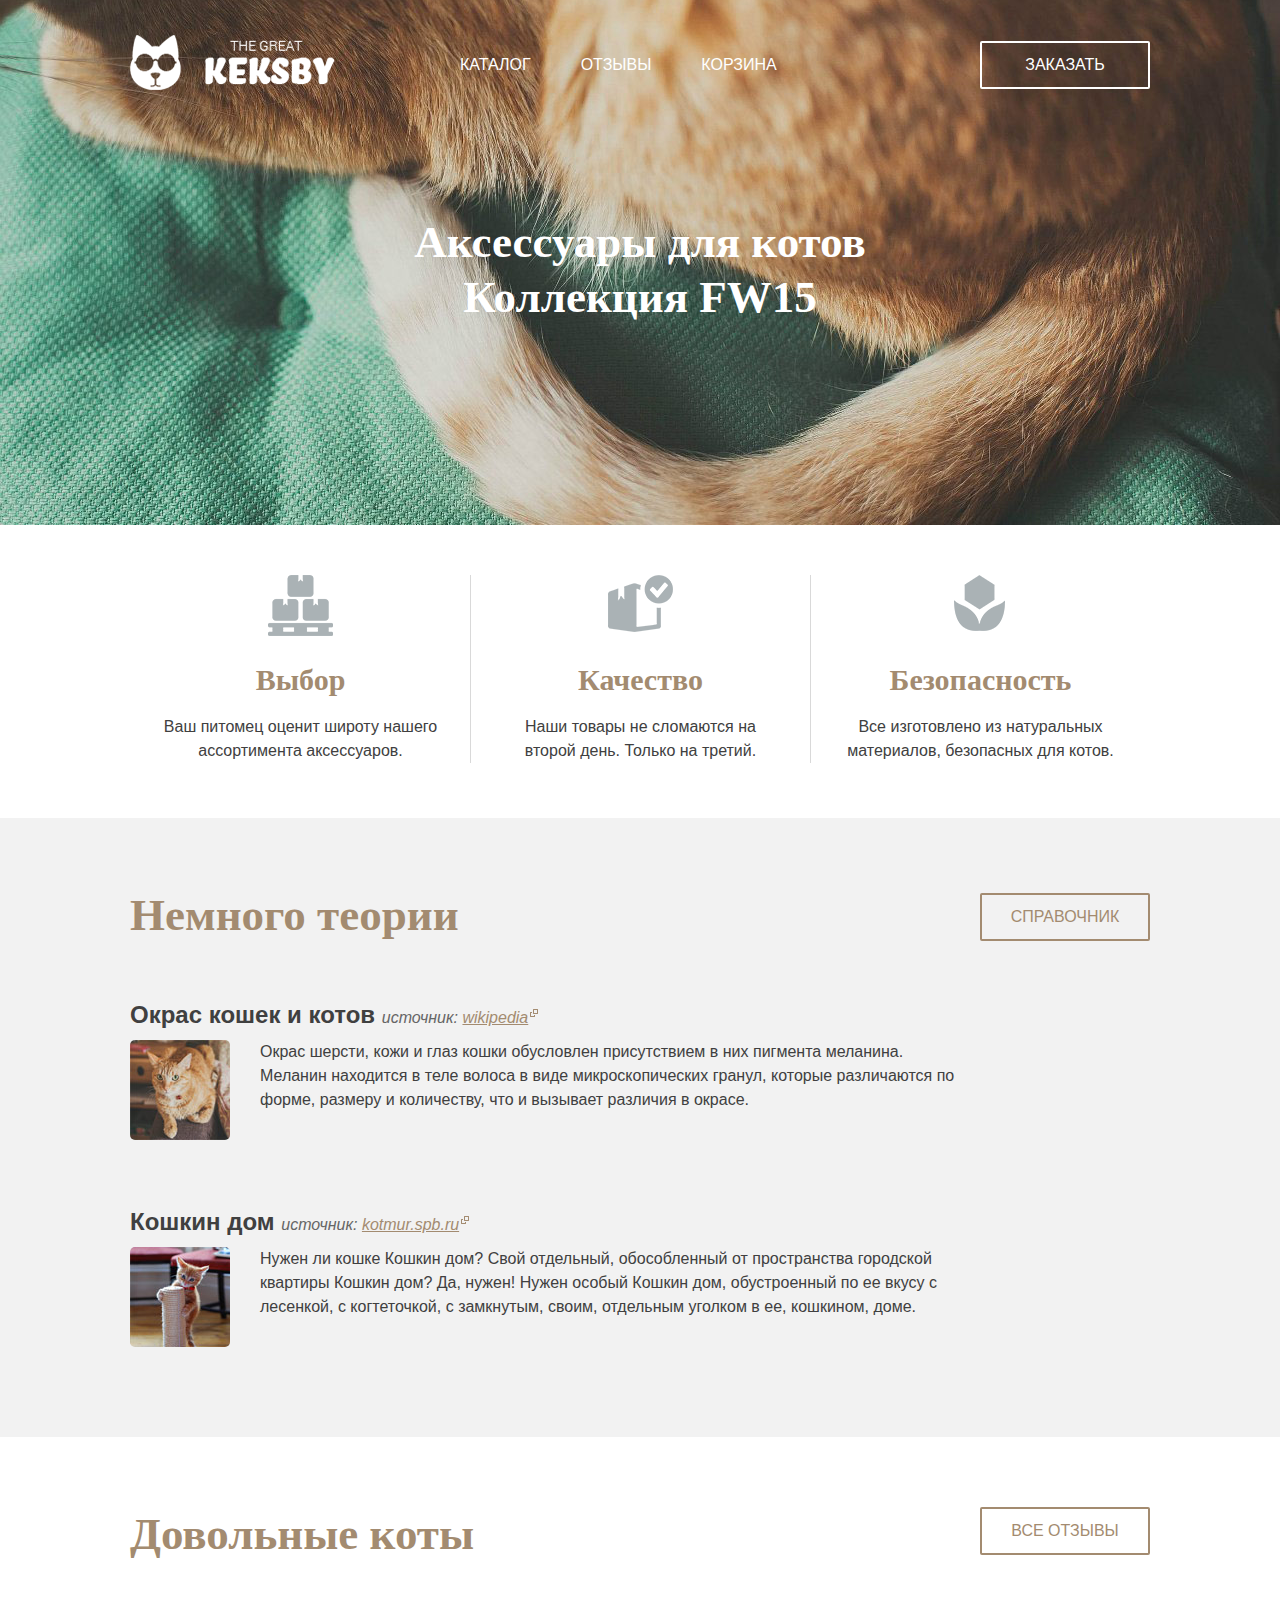
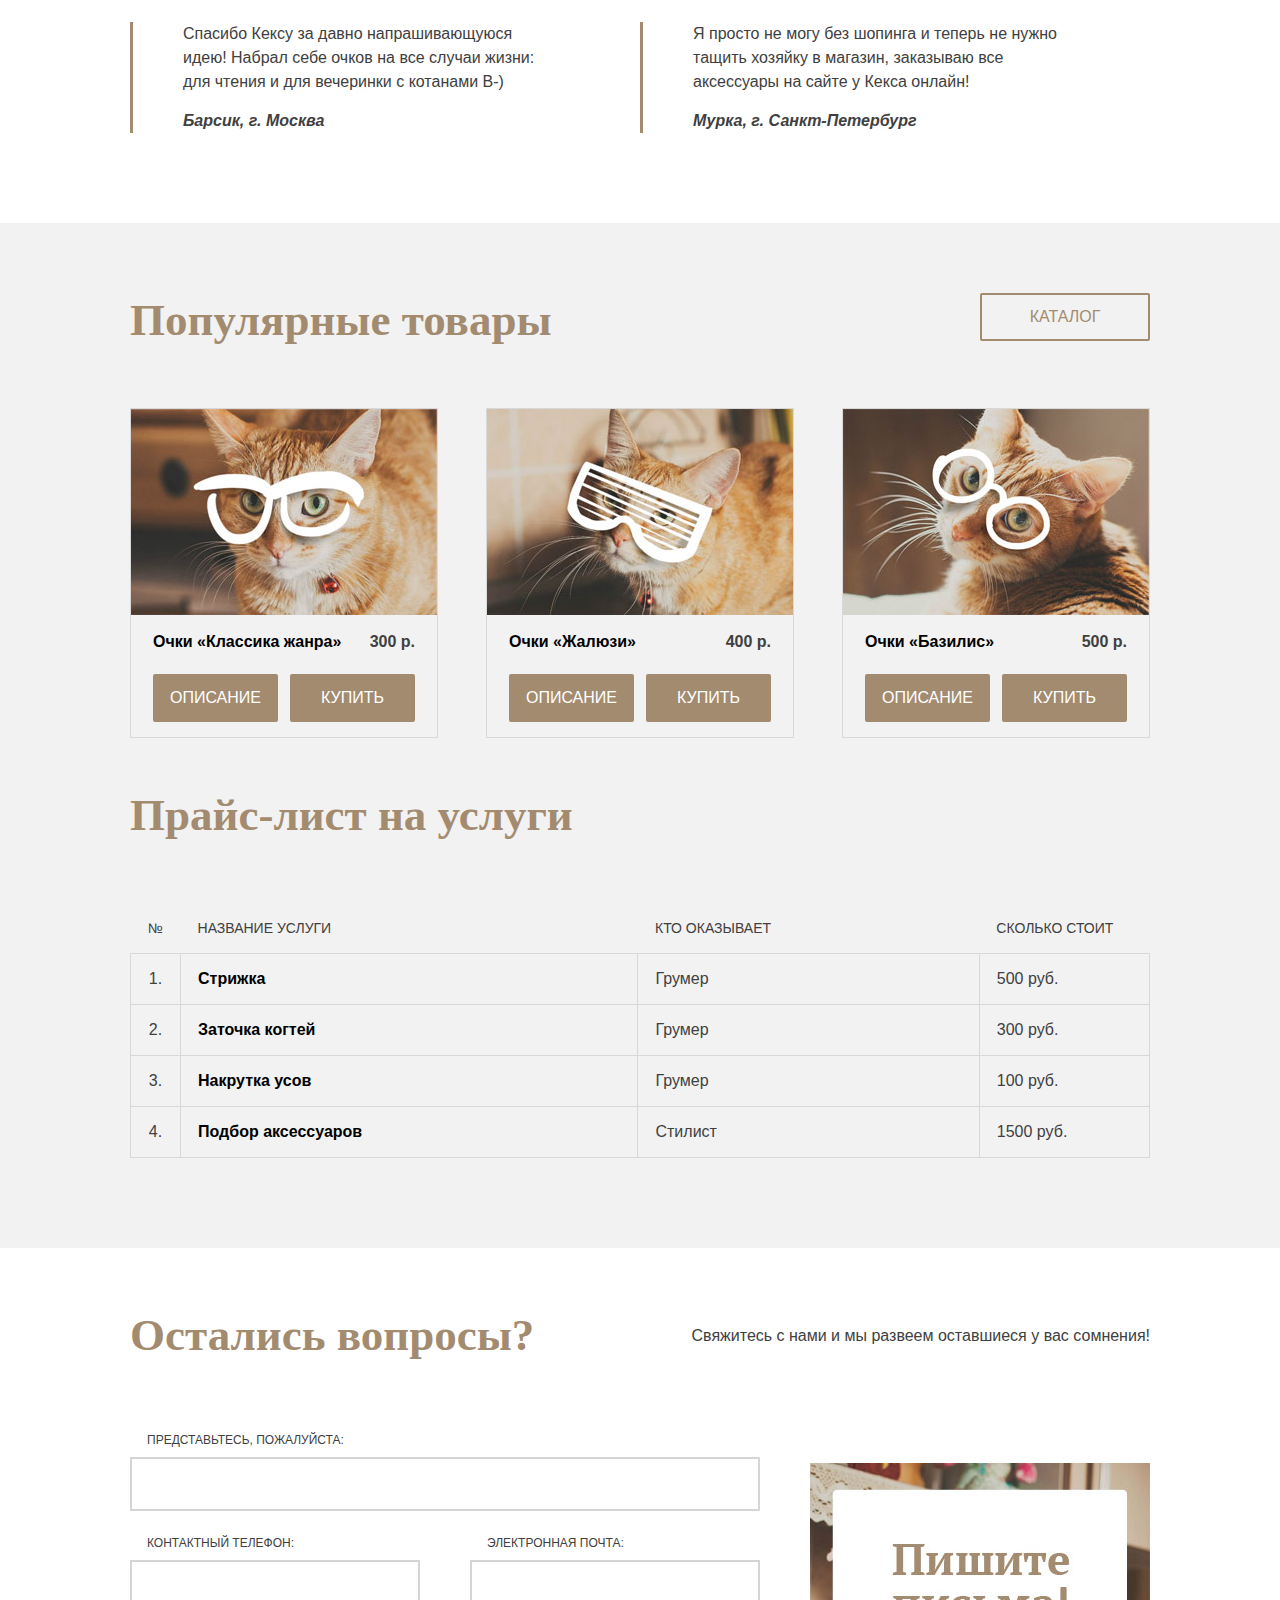
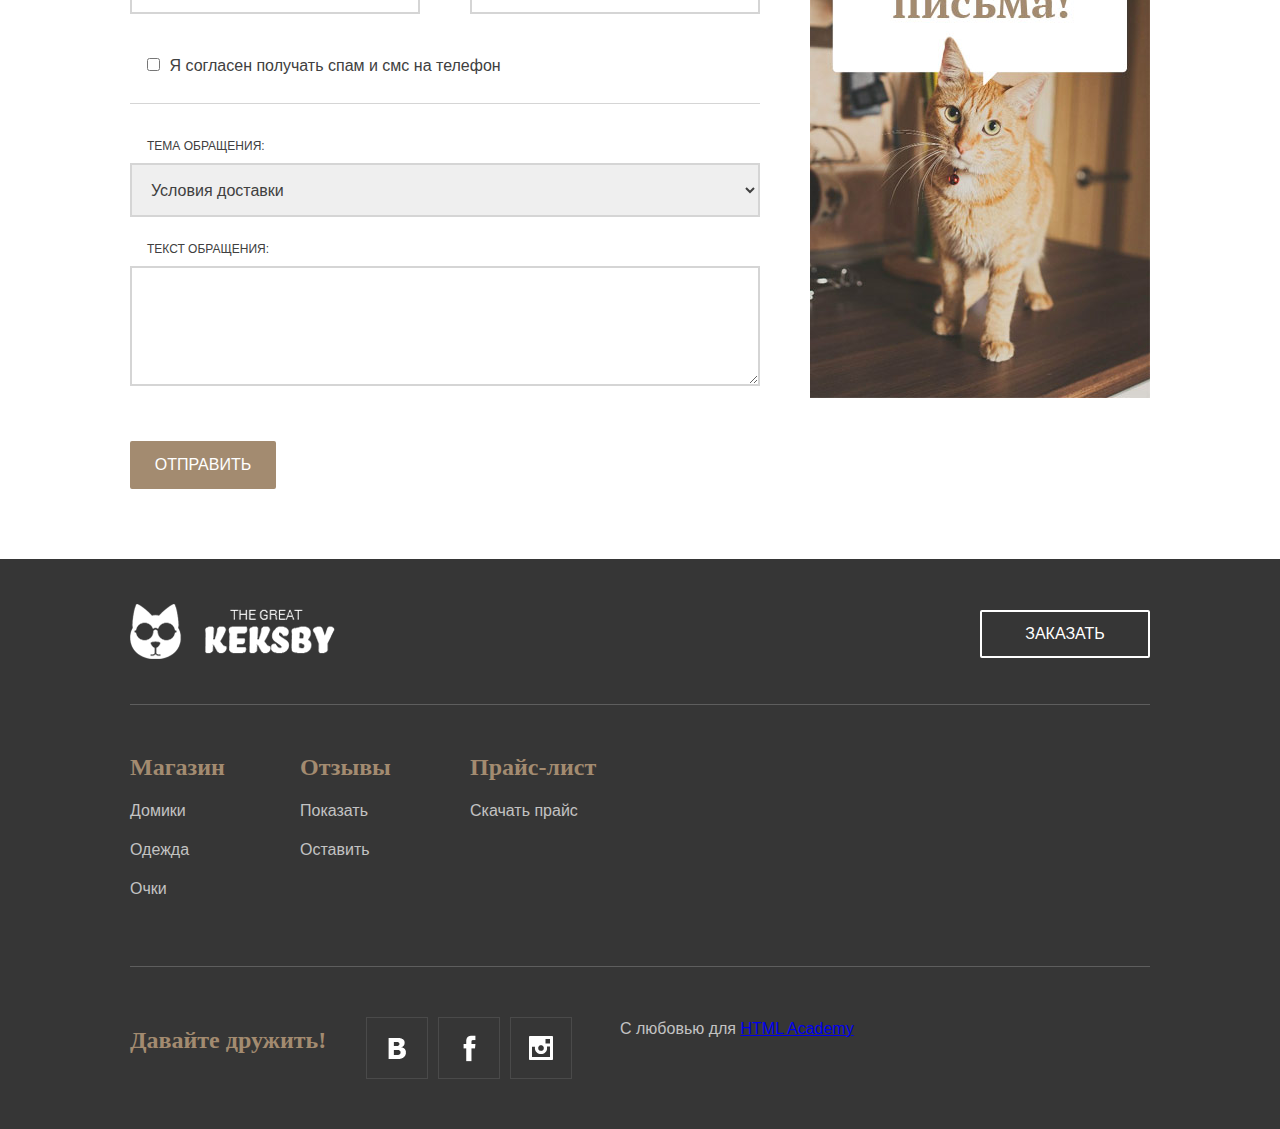
<file: index.html>
<!DOCTYPE HTML>
<html lang="ru">
  <head>
    <meta charset="utf-8">
    <title>The Great Keksby</title>
    <link rel="stylesheet" type="text/css" href="css/style.css">
  </head>
  <body>
    <div class="page-header">
      <div class="container">
        <div class="header-top clearfix">
          <div class="header-logo">
            <img src="img/logo.png" alt="The Great Keksby" width="205" height="55">
          </div>
          <ul class="main-nav clearfix">
            <li><a href="shop.html">Каталог</a></li>
            <li><a href="all-reviews.html">Отзывы</a></li>
            <li><a href="shop.html">Корзина</a></li>
          </ul>
          <a class="btn btn-quick-order" href="order.html">Заказать</a>
        </div>
        <div class="promo">
          <a href="shop.html">Аксессуары для котов<br> Коллекция FW15</a>
        </div>
      </div>
    </div>


    <div class="features">
      <div class="container">
        <ul class="clearfix">
          <li class="feature-item feature-choice">
            <h2 class="feature-title">Выбор</h2>
            <p>Ваш питомец оценит широту нашего ассортимента аксессуаров.</p>
          </li>
          <li class="feature-item feature-quality">
            <h2 class="feature-title">Качество</h2>
            <p>Наши товары не сломаются на второй день. Только на третий.</p>
          </li>
          <li class="feature-item feature-safety">
            <h2 class="feature-title">Безопасность</h2>
            <p>Все изготовлено из натуральных материалов, безопасных для котов.</p>
          </li>
        </ul>
      </div>
    </div>


    <div class="cat-reference">
      <div class="container">
        <h2 class="section-title">Немного теории</h2>
        <a class="btn to-full-reference" href="#" title="Открыть справочник">Справочник</a>
        <dl>
          <div class="theory-container">
            <dt class="reference-title">
              Окрас кошек и котов
              <i class="reference-source">источник: <a target="_blank" href="https://ru.wikipedia.org">wikipedia</a></i>
            </dt>
            <dd>
              <img src="img/article-1.jpg" alt="Окрас кошек и котов" width="100" height="100">
              <p>Окрас шерсти, кожи и глаз кошки обусловлен присутствием в них пигмента меланина. Меланин находится в теле волоса в виде микроскопических гранул, которые различаются по форме, размеру и количеству, что и вызывает различия в окрасе.</p>
            </dd>
          </div>
          <div class="theory-container">
            <dt class="reference-title">
              Кошкин дом
              <i class="reference-source">источник: <a target="_blank" href="https://kotmur.spb.ru">kotmur.spb.ru</a></i>
            </dt>
            <dd>
              <img src="img/article-2.jpg" alt="Кошкин дом" width="100" height="100">
              <p>Нужен ли кошке Кошкин дом? Свой отдельный, обособленный от пространства городской квартиры Кошкин дом? Да, нужен! Нужен особый Кошкин дом, обустроенный по ее вкусу с лесенкой, с когтеточкой, с замкнутым, своим, отдельным уголком в ее, кошкином, доме.</p>
            </dd>
          </div>
        </dl>
      </div>
    </div>


    <div class="reviews">
      <div class="container">
        <h2 class="section-title">Довольные коты</h2>
        <a class="btn to-all-reviews" href="all-reviews.html" title="Посмотреть все отзывы">Все отзывы</a>
        <div class="reviews-list clearfix">
          <blockquote class="review-item">
            <p>Спасибо Кексу за давно напрашивающуюся идею! Набрал себе очков на все случаи жизни: для чтения и для вечеринки с котанами B-)</p>
            <cite class="review-author">Барсик, г. Москва</cite>
          </blockquote>
          <blockquote class="review-item">
            <p>Я просто не могу без шопинга и теперь не нужно тащить хозяйку в магазин, заказываю все аксессуары на сайте у Кекса онлайн!</p>
            <cite class="review-author">Мурка, г. Санкт-Петербург</cite>
          </blockquote>
        </div>
      </div>
    </div>


    <div class="popular-and-price">
      <div class="container">
        <h2 class="section-title">Популярные товары</h2>
        <a class="btn to-catalog" href="shop.html" title="Посмотреть все товары">Каталог</a>
        <div class="popular-items clearfix">
          <div class="catalog-item">
            <img src="img/glasses-1.jpg" alt="очки «Классика жанра»" width="306" height="206">
            <h3>Очки «Классика жанра»</h3>
            <b class="catalog-item-price">300 р.</b>
            <a class="btn btn-info" href="#">Описание</a>
            <a class="btn btn-buy" href="#">Купить</a>
          </div>
          <div class="catalog-item">
            <img src="img/glasses-2.jpg" alt="очки «Жалюзи»" width="306" height="206">
            <h3>Очки «Жалюзи»</h3>
            <b class="catalog-item-price">400 р.</b>
            <a class="btn btn-info" href="#">Описание</a>
            <a class="btn btn-buy" href="#">Купить</a>
          </div>
          <div class="catalog-item">
            <img src="img/glasses-3.jpg" alt="очки «Базилис»" width="306" height="206">
            <h3>Очки «Базилис»</h3>
            <b class="catalog-item-price">500 р.</b>
            <a class="btn btn-info" href="#">Описание</a>
            <a class="btn btn-buy" href="#">Купить</a>
          </div>
        </div>

        <h2 class="section-title">Прайс-лист на услуги</h2>
        <table class="price-list">
          <tr>
            <th class="price-number">№</th>
            <th>Название услуги</th>
            <th>Кто оказывает</th>
            <th>Сколько стоит</th>
          </tr>
          <tr>
            <td class="price-number">1.</td>
            <td class="price-name">Стрижка</td>
            <td class="price-master">Грумер</td>
            <td class="price-cost">500 руб.</td>
          </tr>
          <tr>
            <td class="price-number">2.</td>
            <td class="price-name">Заточка когтей</td>
            <td class="price-master">Грумер</td>
            <td class="price-cost">300 руб.</td>
          </tr>
          <tr>
            <td class="price-number">3.</td>
            <td class="price-name">Накрутка усов</td>
            <td class="price-master">Грумер</td>
            <td class="price-cost">100 руб.</td>
          </tr>
          <tr>
            <td class="price-number">4.</td>
            <td class="price-name">Подбор аксессуаров</td>
            <td class="price-master">Стилист</td>
            <td class="price-cost">1500 руб.</td>
          </tr>
        </table>
      </div>
    </div>


    <div class="feedback">
      <div class="container">
        <h2 class="section-title">Остались вопросы?</h2>
        <p class="feedback-tip">Свяжитесь с нами и мы развеем оставшиеся у вас сомнения!</p>
        <form class="feedback-form" action="/keksby-mail" method="post">
          <div class="feedback-form-group">
            <label for="fullname">Представьтесь, пожалуйста:</label>
            <input type="text" name="fullname" id="fullname">
          </div>
          <div class="clearfix">
            <div class="feedback-form-group feedback-form-group-left-part">
              <label for="phone">Контактный телефон:</label>
              <input type="text" name="phone" id="phone">
            </div>
            <div class="feedback-form-group feedback-form-group-right-part">
              <label for="email">Электронная почта:</label>
              <input type="text" name="email" id="email">
            </div>
          </div>
          <div class="checkbox-area">
            <label>
              <input type="checkbox" name="subscription">
              Я согласен получать спам и смс на телефон
            </label>
          </div>
          <div class="feedback-form-group">
            <label for="topic">Тема обращения:</label>
            <select name="topic" id="topic">
              <option value="1">Условия доставки</option>
              <option value="2">Возврат товара</option>
              <option value="3">Жалоба в Роспотребнадзор</option>
            </select>
          </div>
          <div class="feedback-form-group">
            <label for="message">Текст обращения:</label>
            <textarea name="message" id="message"></textarea>
          </div>
          <input class="btn" type="submit" value="Отправить">
        </form>
      </div>
    </div>


    <div class="page-footer">
      <div class="container">
        <div class="footer-top clearfix">
          <div class="footer-logo">
            <img src="img/logo.png" alt="The Great Keksby" width="205" height="55">
          </div>
          <a class="btn btn-quick-order" href="order.html">Заказать</a>
        </div>

        <div class="footer-middle clearfix">
          <div class="footer-menu">
            <h3>Магазин</h3>
            <ul>
              <li><a href="shop.html">Домики</a></li>
              <li><a href="shop.html">Одежда</a></li>
              <li><a href="shop.html">Очки</a></li>
            </ul>
          </div>
          <div class="footer-menu">
            <h3>Отзывы</h3>
            <ul>
              <li><a href="all-reviews.html">Показать</a></li>
              <li><a href="#">Оставить</a></li>
            </ul>
          </div>
          <div class="footer-menu">
            <h3>Прайс-лист</h3>
            <ul>
              <li><a href="#">Скачать прайс</a></li>
            </ul>
          </div>
        </div>

        <div class="footer-bottom clearfix">
          <div class="footer-social">
            <b>Давайте дружить!</b>
            <a class="social-btn social-btn-vk" href="https://vk.com/htmlacademy">Вконтакте</a>
            <a class="social-btn social-btn-fb" href="https://facebook.com/htmlacademy">Фейсбук</a>
            <a class="social-btn social-btn-in" href="https://instagram.com/htmlacademy">Инстаграм</a>
          </div>
          <div class="divfooter-copyright">
            С <span class="heart">любовью</span> для <a href="https://htmlacademy.ru">HTML Academy</a>
          </div>
          </div>
          </div>

        </div>
    </div>
    <button class="up-button" type="button">
      ↑
      <span class="visually-hidden">Наверх</span>
    </button>
    <script src="script/index-script.js"></script>

  </body>
</html>
</file>
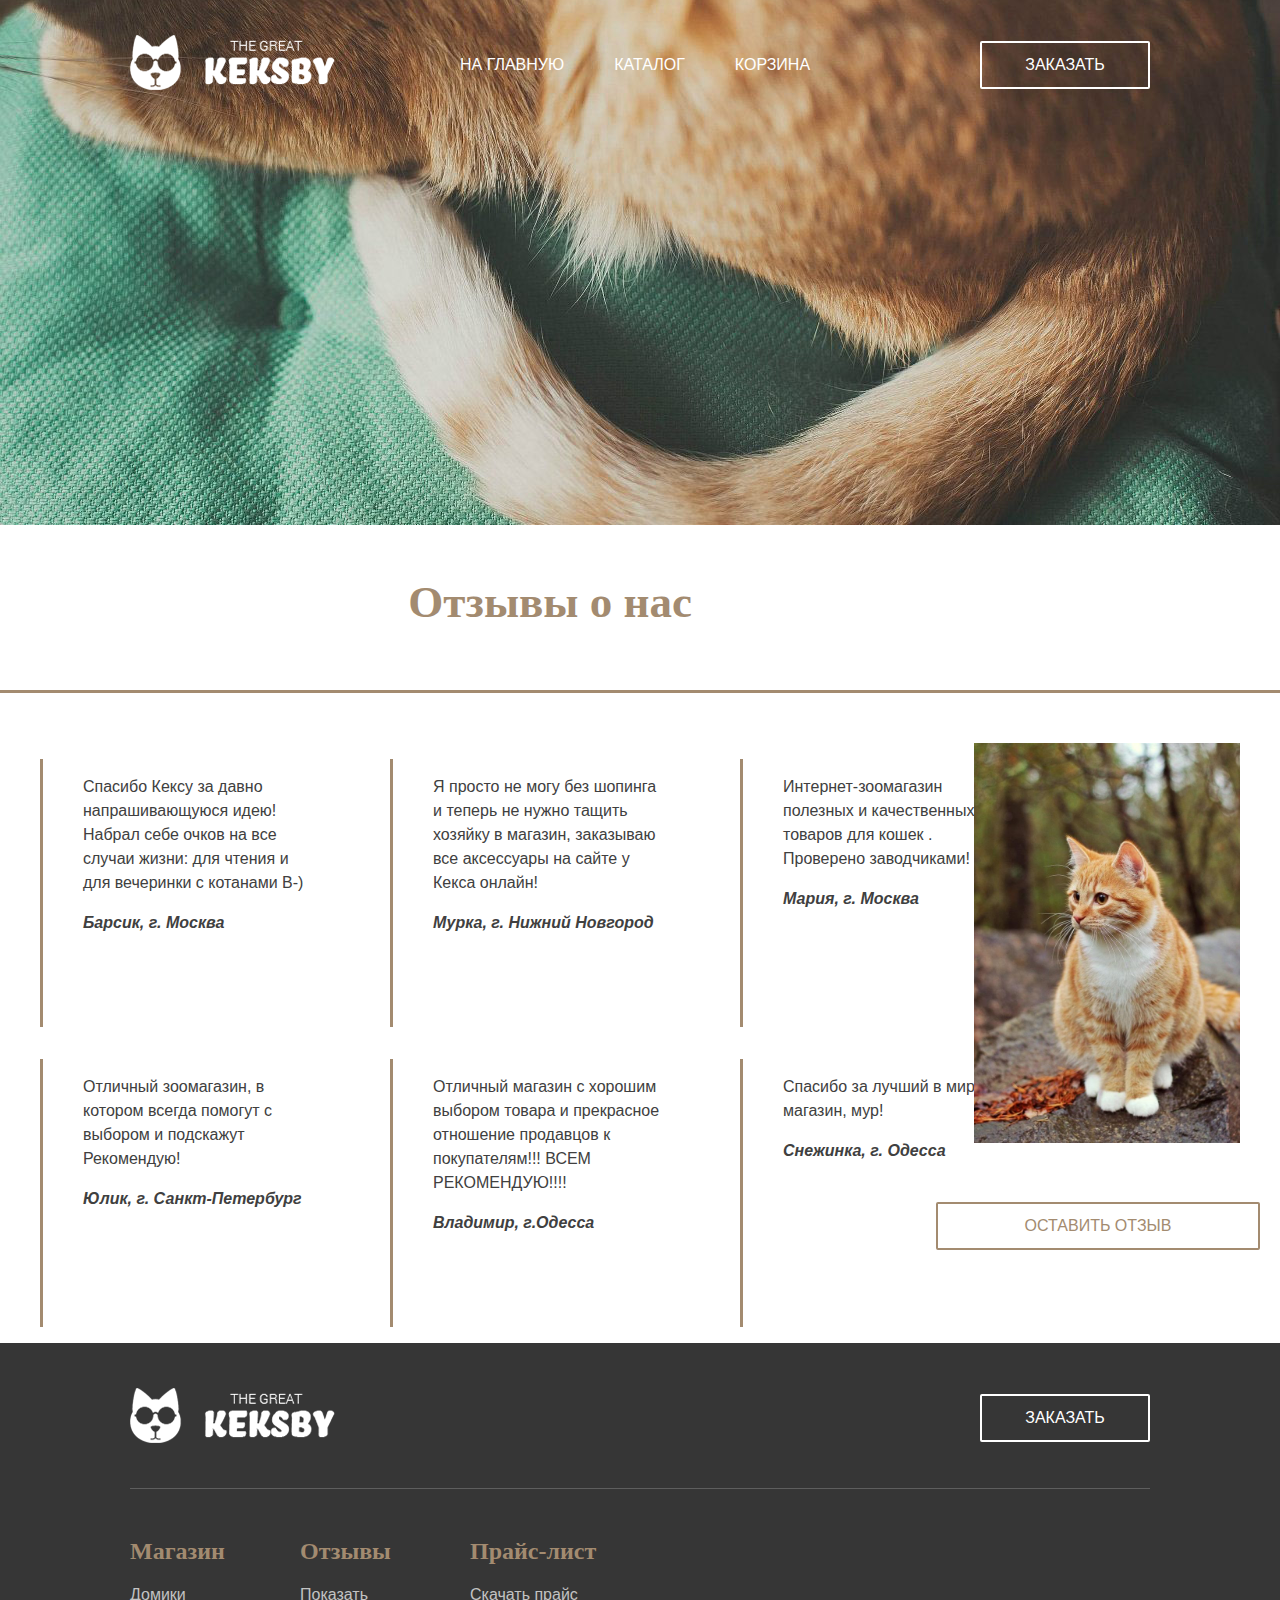
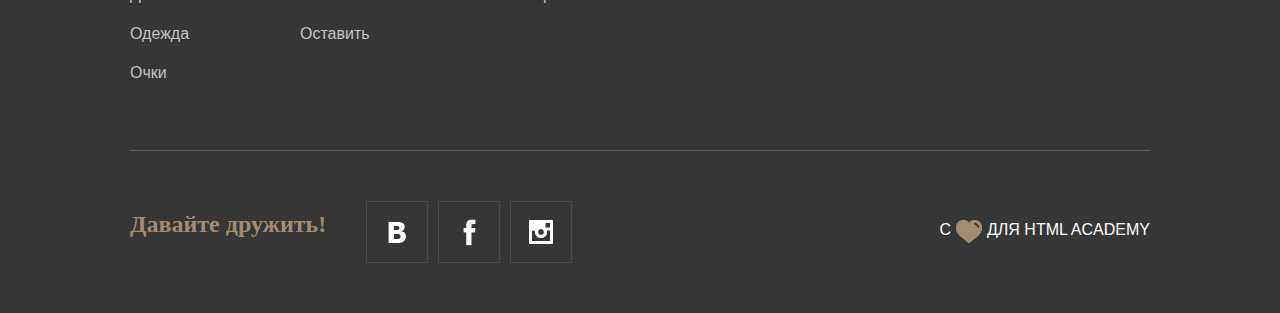
<file: all-reviews.html>
<!DOCTYPE html>
<html lang="en">
<head>
    <meta charset="UTF-8">
    <meta http-equiv="X-UA-Compatible" content="IE=edge">
    <meta name="viewport" content="width=device-width, initial-scale=1.0">
    <title>Все отзывы</title>
    <link rel="stylesheet" href="css/style.css">
</head>
<body>
    <div class="page-header">
        <div class="container">
          <div class="header-top clearfix">
            <div class="header-logo">
              <img src="img/logo.png" alt="The Great Keksby" width="205" height="55">
            </div>
            <ul class="main-nav clearfix">
              <li><a href="index.html">На главную</a></li>
              <li><a href="shop.html">Каталог</a></li>
              <li><a href="shop.html">Корзина</a></li>
            </ul>
            <a class="btn btn-quick-order" href="order.html">Заказать</a>
          </div>

        </div>
      </div>
      <div class="header-review">
          <h2 class="section-title ">Отзывы о нас</h2>
      </div>
     
      <div class="reviews-all">
  
        <blockquote class="review-all-item">
          <p>Спасибо Кексу за давно напрашивающуюся идею! Набрал себе очков на все случаи жизни: для чтения и для вечеринки с котанами B-)</p>
          <cite class="review-author">Барсик, г. Москва</cite>
        </blockquote>
        <blockquote class="review-all-item">
          <p>Я просто не могу без шопинга и теперь не нужно тащить хозяйку в магазин, заказываю все аксессуары на сайте у Кекса онлайн!</p>
          <cite class="review-author">Мурка, г. Нижний Новгород</cite>
        </blockquote>
        <blockquote class="review-all-item">
          <p>Интернет-зоомагазин полезных и качественных товаров для кошек  . Проверено заводчиками!</p>
          <cite class="review-author">Мария, г. Москва</cite>
        </blockquote>
        <blockquote class="review-all-item">
          <p>Отличный зоомагазин, в котором всегда помогут с выбором и подскажут
            Рекомендую!</p>
          <cite class="review-author">Юлик, г. Санкт-Петербург</cite>
        </blockquote>
        <blockquote class="review-all-item">
          <p>Отличный магазин с хорошим выбором товара и прекрасное отношение продавцов к покупателям!!!  ВСЕМ РЕКОМЕНДУЮ!!!!</p>
          <cite class="review-author">Владимир, г.Одесса</cite>
        </blockquote>
        <blockquote class="review-all-item">
          <p>Спасибо за лучший в мире магазин, мур!</p>
          <cite class="review-author">Снежинка, г. Одесса</cite>
        </blockquote>
      <div class="rew-img">
        <img src="img/img-review.jpg" height="400px">
      </div>
      
    </div>
      <div class="btn-create-review">
        <a class="btn btn-review" href="#">Оставить отзыв</a>
      </div>

      <div class="page-footer">
        <div class="container">
          <div class="footer-top clearfix">
            <div class="footer-logo">
              <img src="img/logo.png" alt="The Great Keksby" width="205" height="55">
            </div>
            <a class="btn btn-quick-order" href="order.html">Заказать</a>
          </div>
  
          <div class="footer-middle clearfix">
            <div class="footer-menu">
              <h3>Магазин</h3>
              <ul>
                <li><a href="shop.html">Домики</a></li>
                <li><a href="shop.html">Одежда</a></li>
                <li><a href="shop.html">Очки</a></li>
              </ul>
            </div>
            <div class="footer-menu">
              <h3>Отзывы</h3>
              <ul>
                <li><a href="all-reviews.html">Показать</a></li>
                <li><a href="#">Оставить</a></li>
              </ul>
            </div>
            <div class="footer-menu">
              <h3>Прайс-лист</h3>
              <ul>
                <li><a href="#">Скачать прайс</a></li>
              </ul>
            </div>
          </div>
  
          <div class="footer-bottom clearfix">
            <div class="footer-social">
              <b>Давайте дружить!</b>
              <a class="social-btn social-btn-vk" href="https://vk.com/htmlacademy">Вконтакте</a>
              <a class="social-btn social-btn-fb" href="https://facebook.com/htmlacademy">Фейсбук</a>
              <a class="social-btn social-btn-in" href="https://instagram.com/htmlacademy">Инстаграм</a>
            </div>
            <div class="footer-copyright">
              С <span class="heart">любовью</span> для <a href="https://htmlacademy.ru">HTML Academy</a>
            </div>
          </div>
        </div>
      </div>
  
</body>
</html>
</file>
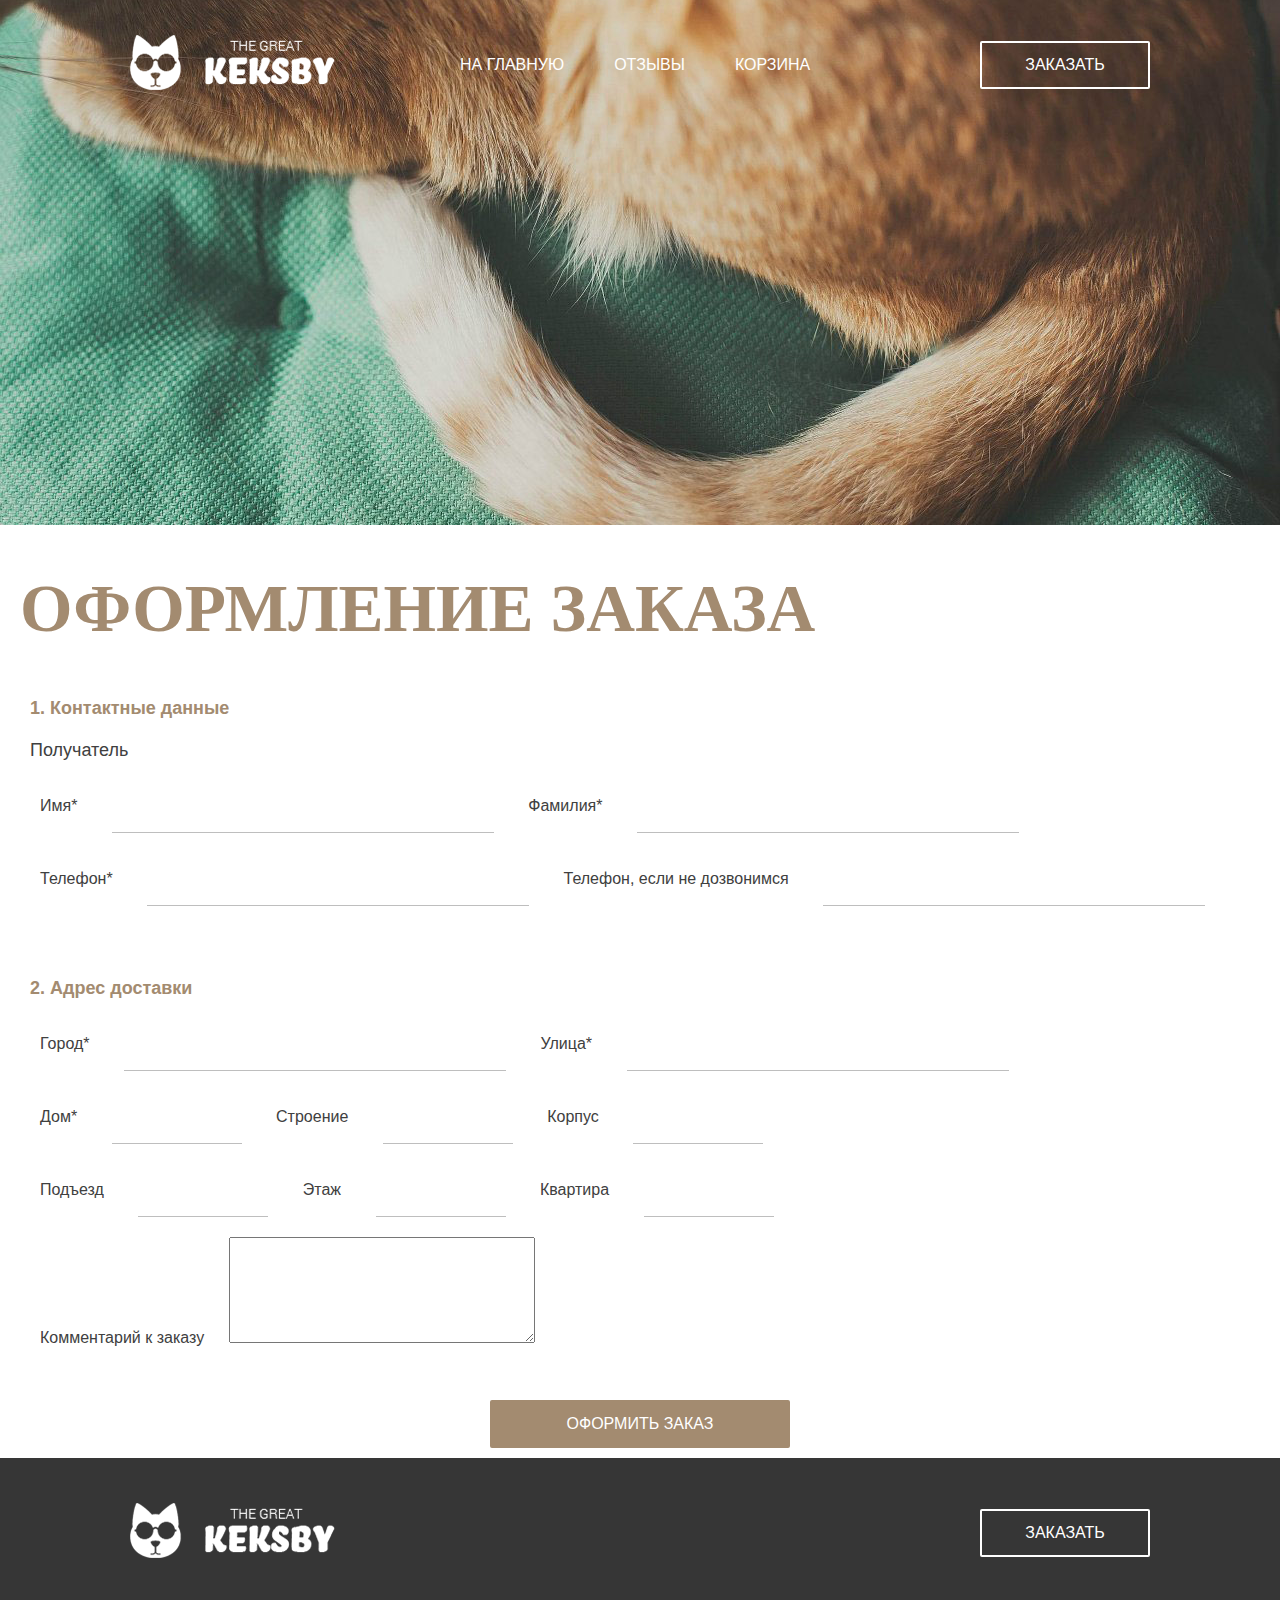
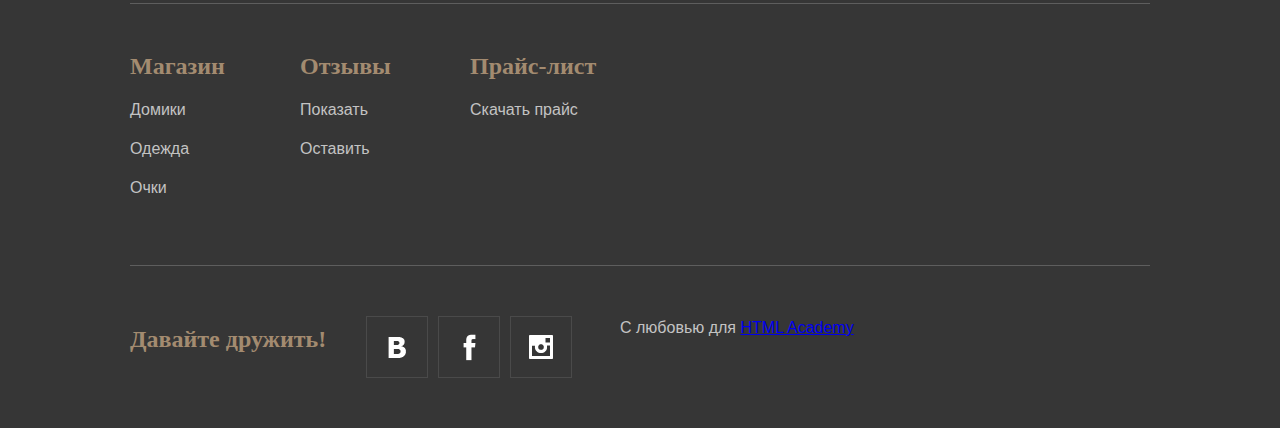
<file: order.html>
<!DOCTYPE html>
<html lang="en">
<head>
    <meta charset="UTF-8">
    <meta http-equiv="X-UA-Compatible" content="IE=edge">
    <meta name="viewport" content="width=device-width, initial-scale=1.0">
    <title>Заказ</title>
    <link rel="stylesheet" href="css/style.css">
</head>
<body>
    <div class="page-header">
        <div class="container">
          <div class="header-top clearfix">
            <div class="header-logo">
              <img src="img/logo.png" alt="The Great Keksby" width="205" height="55">
            </div>
            <ul class="main-nav clearfix">
                <li><a href="index.html">На главную</a></li>
              <li><a href="all-reviews.html">Отзывы</a></li>
              <li><a href="shop.html">Корзина</a></li>
            </ul>
            <a class="btn btn-quick-order" href="#">Заказать</a>
          </div>
        </div>
      </div>
      <div class="section-title order-title">
          <h2>Оформление заказа</h2>
      </div>
          <form class="order-form" action="raswaal.ram@yandex.ru" method="post">
              <div class=" section-form section-form-1">
                <h3>1. Контактные данные</h3>
                <p>Получатель</p>
                <label for="ord_name">Имя*</label>
                <input type="text" name="ord_name" id="ord_name" required >
                <label for="ord_fam">Фамилия*
                </label>
                <input type="text" name="ord_fam" id="ord_fam" required > 
                <br>
                <label for="one-phone">Телефон*</label>
                <input type="tel" name="one-phone" id="one-phone" required >
                <label for="two-phone">Телефон, если не дозвонимся</label>
                <input type="tel" name="two-phone" id="two-phone">
              </div>
              <div class=" section-form section-form-2">
                  <h3>2. Адрес доставки</h3>
                  <label for="country">
                      Город*
                  </label>
                  <input type="text" name="country" id="country" required>
                  <label for="street">
                    Улица*
                </label>
                <input type="text" name="street" id="streer" required>
                <br>
                <label for="home">
                    Дом*
                </label>
                <input class="row-1"type="text" name="home" id="home" required>
                <label for="build">
                    Строение
                </label>
                <input  class="row-1" type="text" name="build" id="build">
                <label for="corp">
                    Корпус
                </label>
                <input  class="row-1" type="text" name="corp" id="corp" >
                <br>
                <label for="entrance">
                    Подъезд
                </label>
                <input class="row-1" type="text" name="entrance" id="entrance"> 
                <label for="floor">
                    Этаж
                </label>
                <input  class="row-1" type="text" name="floor" id="floor">
                <label for="room">
                    Квартира
                </label>
                <input  class="row-1"type="text" name="room" id="room">
                <br>
                <label class="comment-order" for="comment">Комментарий к заказу</label>
                <textarea class="text-order" name="comment" id="comment"></textarea>
              </div>
              <input class="btn order-btn" type="submit" value="Оформить заказ">
              
          </form>
      </div>
      <div class="page-footer">
        <div class="container">
          <div class="footer-top clearfix">
            <div class="footer-logo">
              <img src="img/logo.png" alt="The Great Keksby" width="205" height="55">
            </div>
            <a class="btn btn-quick-order" href="order.html">Заказать</a>
          </div>
  
          <div class="footer-middle clearfix">
            <div class="footer-menu">
              <h3>Магазин</h3>
              <ul>
                <li><a href="shop.html">Домики</a></li>
                <li><a href="shop.html">Одежда</a></li>
                <li><a href="shop.html">Очки</a></li>
              </ul>
            </div>
            <div class="footer-menu">
              <h3>Отзывы</h3>
              <ul>
                <li><a href="all-reviews.html">Показать</a></li>
                <li><a href="#">Оставить</a></li>
              </ul>
            </div>
            <div class="footer-menu">
              <h3>Прайс-лист</h3>
              <ul>
                <li><a href="#">Скачать прайс</a></li>
              </ul>
            </div>
          </div>
  
          <div class="footer-bottom clearfix">
            <div class="footer-social">
              <b>Давайте дружить!</b>
              <a class="social-btn social-btn-vk" href="https://vk.com/htmlacademy">Вконтакте</a>
              <a class="social-btn social-btn-fb" href="https://facebook.com/htmlacademy">Фейсбук</a>
              <a class="social-btn social-btn-in" href="https://instagram.com/htmlacademy">Инстаграм</a>
            </div>
            <div class="divfooter-copyright">
              С <span class="heart">любовью</span> для <a href="https://htmlacademy.ru">HTML Academy</a>
            </div>
            </div>
            </div>
  
          </div>
      </div>
      <button class="up-button" type="button">
        ↑
        <span class="visually-hidden">Наверх</span>
      </button>
      <script src="script/index-script.js"></script>
  
</body>
</html>
</file>
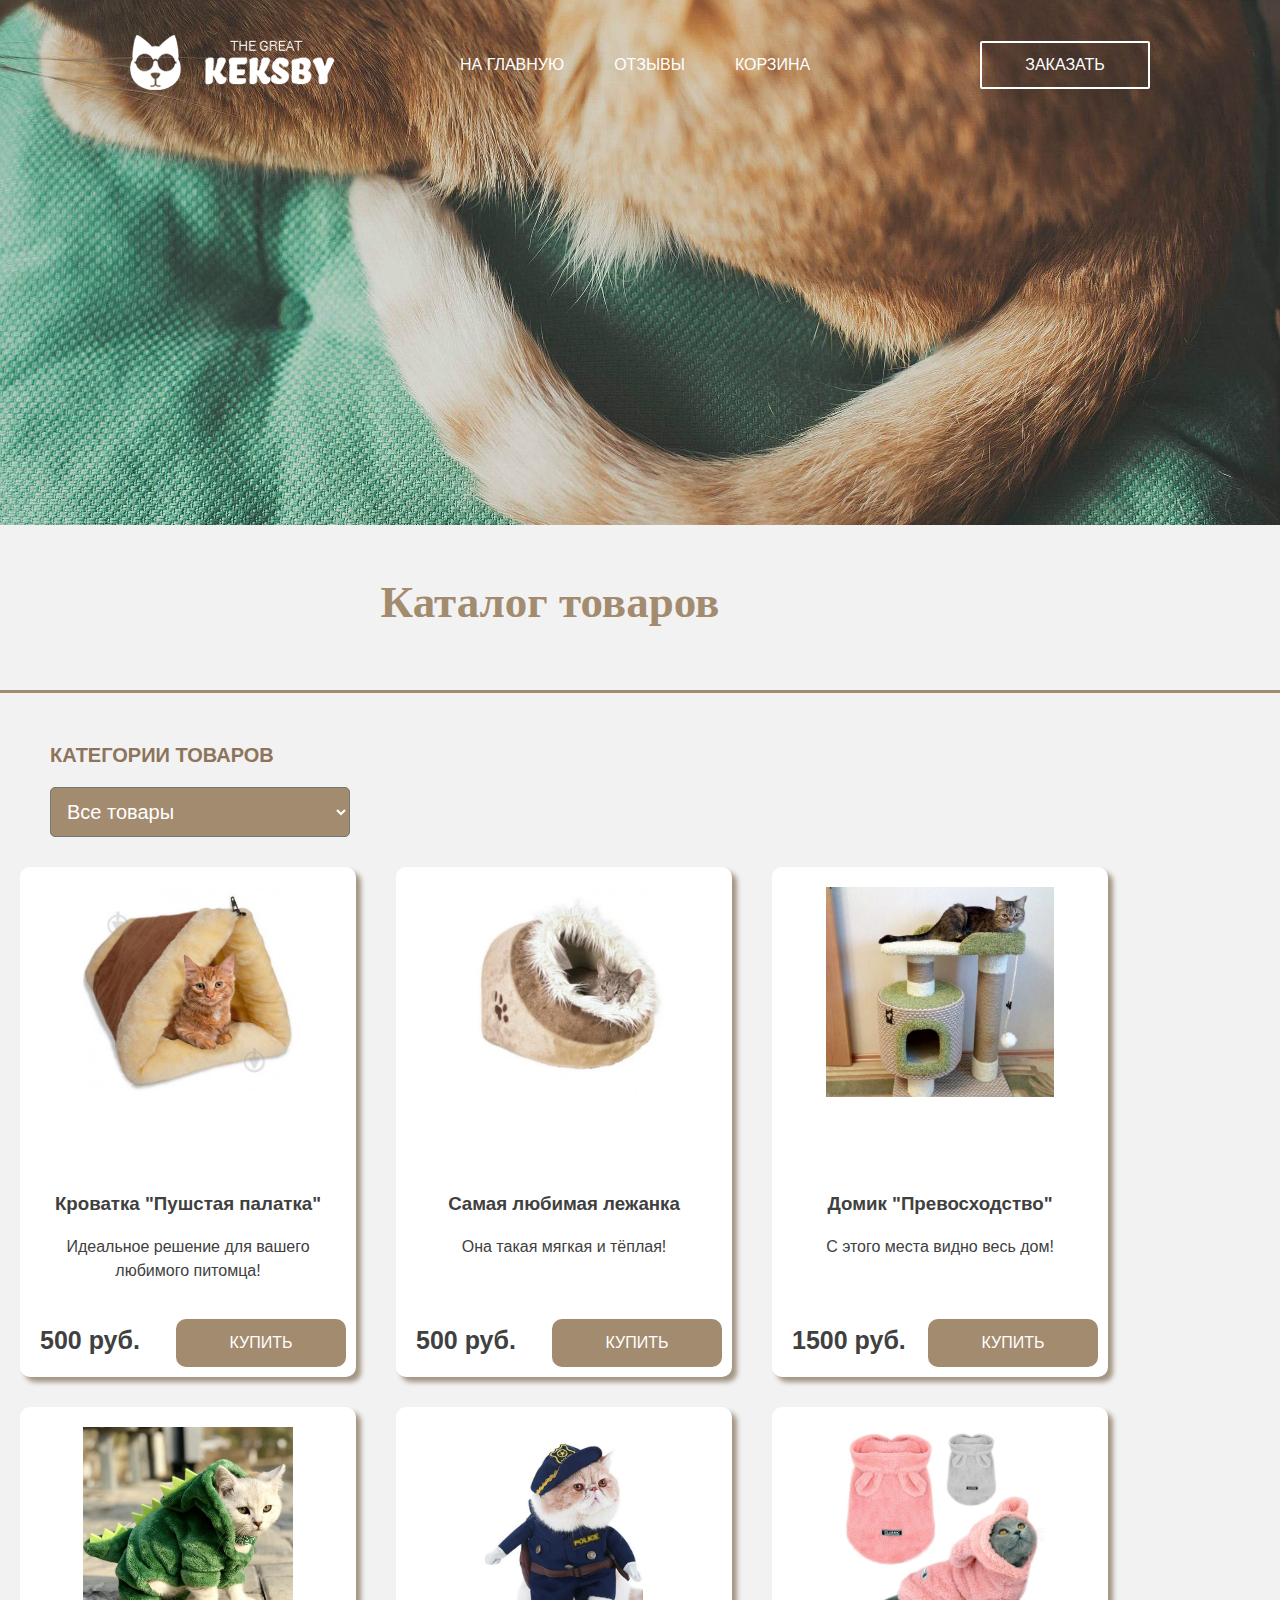
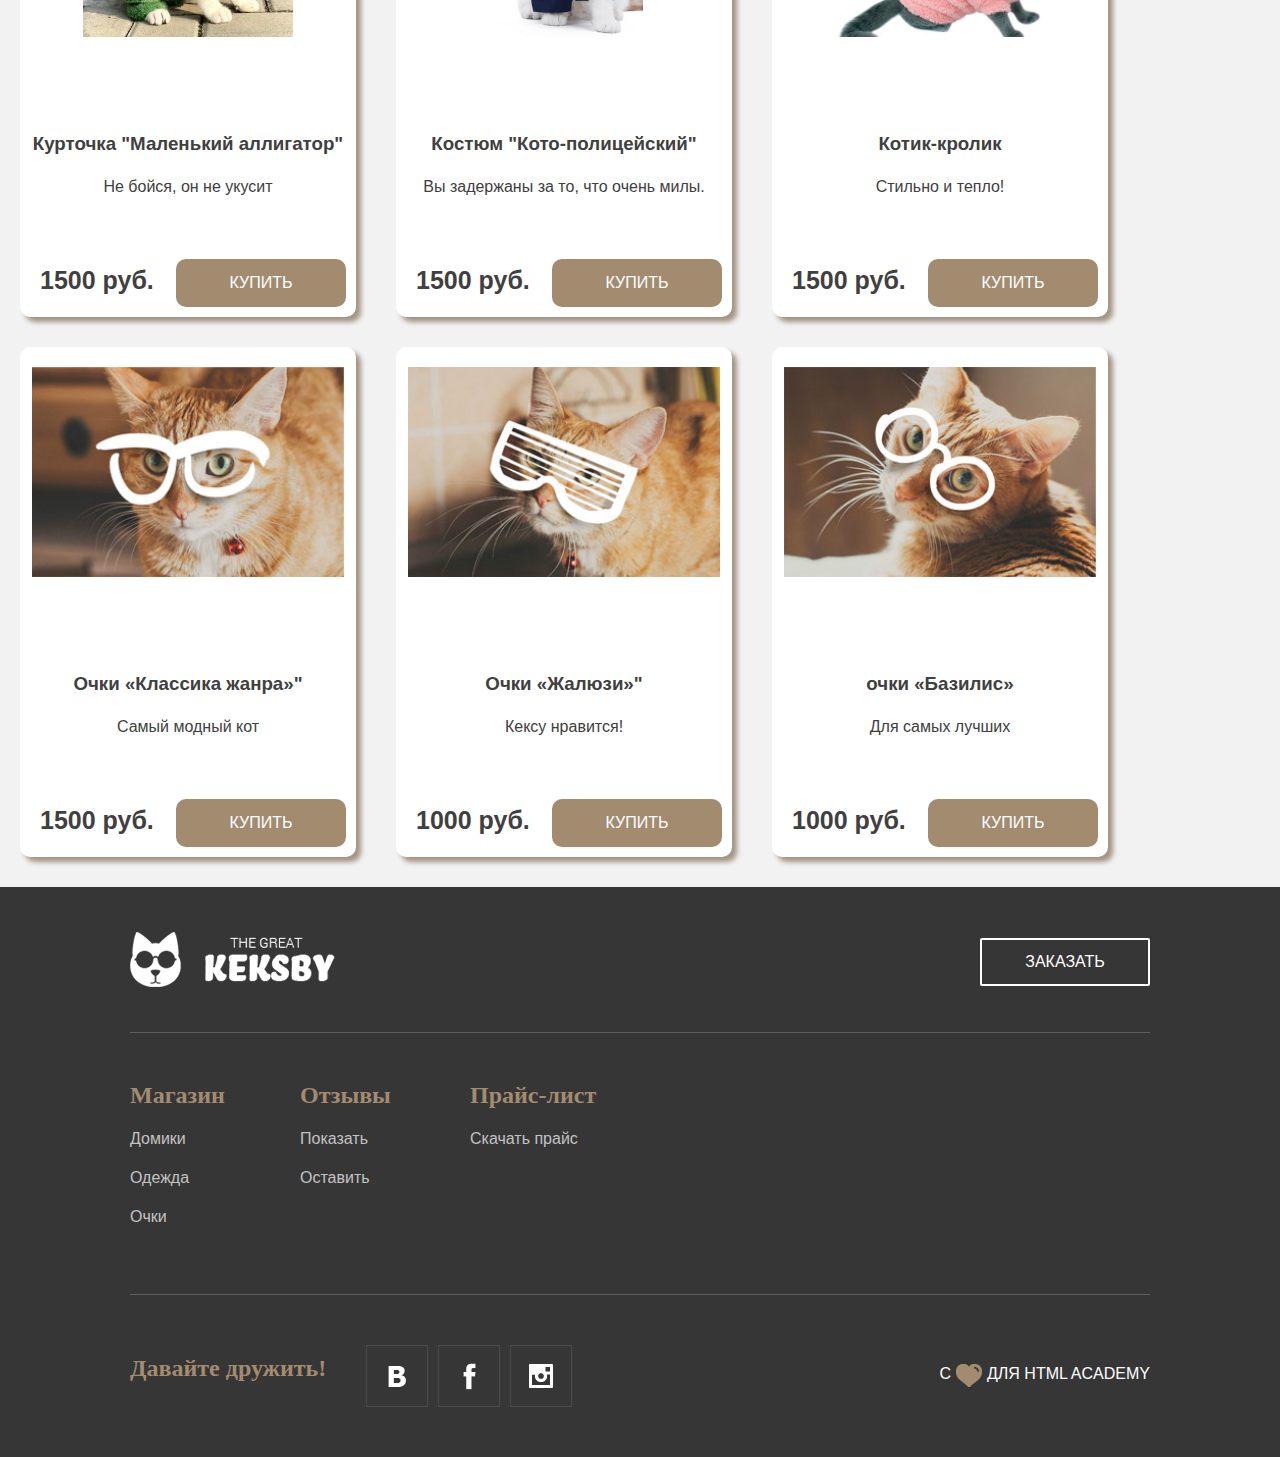
<file: shop.html>
<!DOCTYPE html>
<html lang="en">
<head>
    <meta charset="UTF-8">
    <meta http-equiv="X-UA-Compatible" content="IE=edge">
    <meta name="viewport" content="width=device-width, initial-scale=1.0">
    <title>Каталог товаров</title>
    <link rel="stylesheet" href="css/style.css">
</head>
<body>
    <div class="page-header">
        <div class="container">
          <div class="header-top clearfix">
            <div class="header-logo">
              <img src="img/logo.png" alt="The Great Keksby" width="205" height="55">
            </div>
            <ul class="main-nav clearfix">
                <li><a href="index.html">На главную</a></li>
              <li><a href="all-reviews.html">Отзывы</a></li>
              <li><a href="shop.html">Корзина</a></li>
            </ul>
            <a class="btn btn-quick-order" href="order.html">Заказать</a>
          </div>
    
        </div>
      </div>
      <div class="header-review shop-header">
        <h2 class="section-title ">Каталог товаров</h2>
    </div>
    <div class="categories">
   <h3>Категории товаров</h3>
   <select class="category-item">
       <option value="clothes">Одежда</option>
       <option value="home">Домики</option>
       <option value="glass">Очки</option>
       <option value="all-item" selected>Все товары</option>
   </select>
</div>
<div class="shop-items">
        <div class="shop-item" data-category="home">
            <img src="img/shop-item1.jpeg" alt="Мягкая палатка" height="210">
            <h3>Кроватка "Пушстая палатка"</h3>
            <b>500 руб.</b>
            <p>Идеальное решение для вашего любимого питомца!</p>
            <a href="order.html" class="btn shop-btn">Купить</a>
        </div>
        <div class="shop-item" data-category="home">
            <img src="img/shop-item2.png" alt="Любимая лежанка"  height="210">
            <h3>Самая любимая лежанка </h3>
            <b>500 руб.</b>
            <p>Она такая мягкая и тёплая!</p>
            <a href="order.html" class="btn shop-btn">Купить</a>
        </div>
        <div class="shop-item" data-category="home">
            <img src="img/shop-item3.jpg" alt="Ух, как тут высоко!"  height="210">
            <h3>Домик "Превосходство"</h3>
            <b>1500 руб.</b>
            <p>С этого места видно весь дом!</p>
            <a href="order.html" class="btn shop-btn">Купить</a>
        </div>
        <div class="shop-item" data-category="clothes">
            <img src="img/shop-item4.jpg" alt="Маленький аллигатор"  height="210">
            <h3>Курточка "Маленький аллигатор"</h3>
            <b>1500 руб.</b>
            <p>Не бойся, он не укусит</p>
            <a href="order.html" class="btn shop-btn">Купить</a>
        </div>
        <div class="shop-item" data-category="clothes">
            <img src="img/shop-item5.jpg" alt="Кото-полицеский"  height="210">
            <h3>Костюм "Кото-полицейский"</h3>
            <b>1500 руб.</b>
            <p>Вы задержаны за то, что очень милы.</p>
            <a href="order.html" class="btn shop-btn">Купить</a>
    </div>
    <div class="shop-item" data-category="clothes">
        <img src="img/shop-item6.jpeg "alt="Розовый кролик"  height="210">
        <h3>Котик-кролик</h3>
        <b>1500 руб.</b>
        <p>Стильно и тепло!</p>
        <a href="order.html" class="btn shop-btn">Купить</a>
</div>
<div class="shop-item" data-category="glass">
    <img src="img/glasses-1.jpg "alt="очки «Классика жанра»"  height="210">
    <h3>Очки «Классика жанра»"</h3>
    <b>1500 руб.</b>
    <p>Самый модный кот</p>
    <a href="order.html" class="btn shop-btn">Купить</a>
</div>
<div class="shop-item" data-category="glass">
    <img src="img/glasses-2.jpg "alt="очки «Жалюзи»"  height="210">
    <h3>Очки «Жалюзи»"</h3>
    <b>1000 руб.</b>
    <p>Кексу нравится!</p>
    <a href="order.html" class="btn shop-btn">Купить</a>
</div>
<div class="shop-item" data-category="glass">
    <img src="img/glasses-3.jpg "alt="очки «Базилис»"  height="210">
    <h3>очки «Базилис»</h3>
    <b>1000 руб.</b>
    <p>Для самых лучших</p>
    <a href="order.html" class="btn shop-btn">Купить</a>
</div>

</div>
<div class="page-footer">
    <div class="container">
      <div class="footer-top clearfix">
        <div class="footer-logo">
          <img src="img/logo.png" alt="The Great Keksby" width="205" height="55">
        </div>
        <a class="btn btn-quick-order" href="order.html">Заказать</a>
      </div>

      <div class="footer-middle clearfix">
        <div class="footer-menu">
          <h3>Магазин</h3>
          <ul>
            <li><a href="#">Домики</a></li>
            <li><a href="#">Одежда</a></li>
            <li><a href="#">Очки</a></li>
          </ul>
        </div>
        <div class="footer-menu">
          <h3>Отзывы</h3>
          <ul>
            <li><a href="all-reviews.html">Показать</a></li>
            <li><a href="#">Оставить</a></li>
          </ul>
        </div>
        <div class="footer-menu">
          <h3>Прайс-лист</h3>
          <ul>
            <li><a href="#">Скачать прайс</a></li>
          </ul>
        </div>
      </div>

      <div class="footer-bottom clearfix">
        <div class="footer-social">
          <b>Давайте дружить!</b>
          <a class="social-btn social-btn-vk" href="https://vk.com/htmlacademy">Вконтакте</a>
          <a class="social-btn social-btn-fb" href="https://facebook.com/htmlacademy">Фейсбук</a>
          <a class="social-btn social-btn-in" href="https://instagram.com/htmlacademy">Инстаграм</a>
        </div>
        <div class="footer-copyright">
          C <span class="heart">любовью</span> для <a href="https://htmlacademy.ru">HTML Academy</a>
        </div>
        </div>
        </div>

      </div>
  </div>
  <button class="up-button" type="button">
    ↑
    <span class="visually-hidden">Наверх</span>
  </button>
  <script src="script/index-script.js"></script>
  <script src="script/script-shop.js"></script>
</body>
</html>
</file>
<file: css/style.css>
body {
  min-width: 1040px;
  margin: 0;
  padding: 0;
  font-size: 16px;
  line-height: 24px;
  font-family: "Arial", sans-serif;
  color: #404040;
  background-color: white;
}

.container {
  width: 1020px;
  margin: 0 auto;
}

.clearfix::after {
  content: "";
  display: table;
  clear: both;
}

.page-header {
  min-height: 490px;
  padding-top: 35px;
  background-image: url("../img/header-bg.jpg");
  background-repeat: no-repeat;
  background-position: center;
  background-size: cover;
}

.page-header,
.page-footer {
  color: #c3c3c3;
  background-color: #363636;
}

.header-top {
  margin-bottom: 125px;
}

.header-logo {
  float: left;
  width: 205px;
  height: 55px;
}

.header-logo img {
  width: 205px;
  height: 55px;
}

.main-nav {
  float: left;
  width: 520px;
  margin: 0;
  margin-top: 18px;
  margin-left: 125px;
  padding: 0;
  list-style: none;
}

.main-nav li {
  float: left;
  margin-right: 50px;
  text-transform: uppercase;
}

.main-nav li:last-child {
  margin-right: 0;
}

.main-nav a {
  color: #ffffff;
  text-decoration: none;
}

.main-nav a:hover {
  text-decoration: underline;
}

.main-nav a:active {
  color: rgba(255, 255, 255, 0.3);
}

.btn {
  display: inline-block;
  width: 146px;
  padding: 10px;
  font: inherit;
  vertical-align: top;
  text-align: center;
  color: #a38b70;
  text-transform: uppercase;
  text-decoration: none;
  word-wrap: break-word;
  border: 2px solid #a38b70;
  border-radius: 2px;
}

.btn:hover {
  color: #8d745a;
  border-color: #8d745a;
}

.btn:active {
  color: rgba(141, 116, 90, 0.3);
  border-color: #8d745a;
}

.btn-quick-order {
  float: right;
  margin-top: 6px;
  color: #ffffff;
  border-color: #ffffff;
}

.btn-quick-order:hover {
  color: #404040;
  background-color: #ffffff;
  border-color: #ffffff;
}

.btn-quick-order:active {
  color: rgba(64, 64, 64, 0.3);
  background-color: #ffffff;
  border-color: #ffffff;
}

.promo {
  font-weight: bold;
  font-size: 45px;
  line-height: 55px;
  font-family: "Georgia", serif;
  text-align: center;
}

.promo a {
  color: #ffffff;
  text-decoration: none;
}

.features {
  padding-top: 50px;
  padding-bottom: 55px;
}

.features ul {
  margin: 0;
  padding: 0;
  list-style: none;
}

.feature-item {
  position: relative;
  float: left;
  width: 279px;
  padding-top: 90px;
  padding-right: 30px;
  padding-left: 30px;
  text-align: center;
  border-left: 1px solid #d9d9d9;
}

.feature-item:first-child {
  border-left-color: transparent;
}

.feature-item::before {
  content: "";
  position: absolute;
  top: 0;
  left: 137px;
  width: 65px;
  height: 65px;
  background-image: url("../img/sprite.png");
  background-repeat: no-repeat;
}

.feature-choice::before {
  background-position: -5px -5px;
}

.feature-quality::before {
  background-position: -5px -76px;
}

.feature-safety::before {
  background-position: 1px -143px;
}

.feature-title {
  margin: 0;
  margin-bottom: 20px;
  font-weight: bold;
  font-size: 30px;
  line-height: 30px;
  font-family: "Georgia", serif;
  color: #a38b70;
}

.feature-item p {
  margin: 0;
}

.cat-reference {
  padding-top: 70px;
  padding-bottom: 90px;
  background-color: #f2f2f2;
}

.cat-reference .container {
  position: relative;
}

.section-title {
  margin: 0;
  margin-right: 180px;
  margin-bottom: 60px;
  font-weight: bold;
  font-size: 45px;
  line-height: 55px;
  font-family: "Georgia", serif;
  color: #a38b70;
}

.to-full-reference {
  position: absolute;
  top: 5px;
  right: 0;
}

.cat-reference dl {
  width: 830px;
  margin: 0;
  padding: 0;
}

.cat-reference dt {
  margin: 0;
  margin-bottom: 10px;
}

.cat-reference dd {
  position: relative;
  min-height: 100px;
  margin: 0;
  padding-left: 130px;
}

.cat-reference dd img {
  position: absolute;
  top: 0;
  left: 0;
  width: 100px;
  height: 100px;
  border-radius: 5px;
}

.cat-reference dd p {
  margin: 0;
}

.theory-container:first-child {
  margin-bottom: 70px;
}

.reference-title {
  font-weight: bold;
  font-size: 24px;
}

.reference-source {
  font-weight: normal;
  font-size: 16px;
  color: #666666;
  font-style: italic;
}

.reference-source a {
  position: relative;
  color: #a38b70;
}

.reference-source a:hover {
  color: #8d745a;
}

.reference-source a:active {
  color: rgba(141, 116, 90, 0.3);
}

.reference-source a::after {
  content: "";
  position: absolute;
  top: 0;
  right: -10px;
  width: 8px;
  height: 8px;
  background: url("../img/sprite.png") no-repeat -5px -210px;
}

.reviews {
  padding-top: 70px;
  padding-bottom: 90px;
}

.header-review {
  border-bottom:3px solid #a38b70;
}
.header-review h2{
  padding-top:50px;
  text-align:center;
}

.btn-review {
  width:300px;
  position:absolute;
  bottom:-350px;
  right:20px;
}

.rew-img {
  position:absolute;
  right: 40px;
}
.reviews .container {
  position: relative;
}

.to-all-reviews {
  position: absolute;
  top: 0;
  right: 0;
}

.reviews-all {
  display:grid;
  grid-template-columns: 350px 350px 350px;
  grid-template-rows: 300px 300px;
  margin-top:50px;
}

.review-all-item {
  border-left:3px solid #a38b70;
}

.review-all-item p,
.review-all-item cite {
  margin-left:40px;
}
.review-item {
  float: left;
  width: 377px;
  margin: 0;
  margin-right: 80px;
  padding: 0;
  padding-left: 50px;
  border-left: 3px solid #a38b70;
}

.review-item p {
  margin: 0;
  margin-bottom: 15px;
}

.review-author {
  font-weight: bold;
  font-style: italic;
}
.categories, .shop-header  {
  background-color:#f2f2f2;
}

.categories {
  margin:0;
  padding-left:50px;
  padding-top:30px;
}
.categories h3 {
  font-size:20px;
  color:#8d745a;
  text-transform: uppercase;
}

.category-item {
  width:300px;
  height:50px;
  display: flex;
  padding: 7px 0 7px 12px;
  box-sizing: border-box;
  font-size: 20px;
  border-radius: 5px;
  color: #ffffff;
  background-color: #a38b70;
}

.category-item option:hover {
  background-color: darkkhaki;
}

.category-item:hover {
  background-color: #8d745a;
  outline-offset: 0;
}
.shop-items{
  padding-top:30px;
  background-color: #f2f2f2;
  width:100%;
  display:flex;
  flex-wrap:wrap;
}

.shop-item h3 {
 text-align:center;
 margin-top:30%;
 left:10px;
}

.shop-item {
  border-radius:10px;
  box-shadow: 5px 5px 5px #7a6349a8;
  background-color: #ffffff;
  position:relative;
  margin-left:20px;
  margin-bottom:30px;
  margin-right:20px;
  padding:10px;
  padding-top:0;
  width:316px;
  min-height:500px;
}

.shop-item img{
  display: block;
  margin: 20px auto;
}
.shop-item b {
  position:absolute;
  left:20px;
  bottom:25px;
  font-size:25px;
   text-align: center;
}
.shop-item a {
  position:absolute;
  bottom:10px;
  right:10px;
}

.shop-item p {
  text-align:center;
}

.shop-btn {
  background-color:#a38b70 ;
  color:white;
  border-radius: 10px;
}

.hidden {
  display:none;
}

.popular-and-price {
  padding-top: 70px;
  padding-bottom: 90px;
  background-color: #f2f2f2;
}

.popular-and-price .container {
  position: relative;
}

.popular-items {
  margin-bottom: 50px;
}

.to-catalog {
  position: absolute;
  top: 0;
  right: 0;
}

.catalog-item {
  position: relative;
  float: left;
  width: 262px;
  margin-right: 48px;
  padding: 15px 22px;
  padding-top: 221px;

  border: 1px solid #d8d8d8;
}

.catalog-item:last-child {
  margin-right: 0;
}

.catalog-item img {
  position: absolute;
  top: 0;
  left: 0;
  width: 306px;
  height: 206px;
}

.catalog-item h3 {
  float: left;
  max-width: 205px;
  margin: 0;
  margin-bottom: 20px;
  font-size: 16px;
  color: #000000;
}

.catalog-item-price {
  float: right;
  max-width: 55px;
  margin-bottom: 20px;
}

.catalog-item .btn {
  width: 101px;
  color: #ffffff;
  background-color: #a38b70;
}

.catalog-item .btn:hover {
  background-color: #8d745a;
}

.catalog-item .btn:active {
  color: rgba(255, 255, 255, 0.3);
}

.catalog-item .btn-info {
  float: left;
  clear: left;
}

.catalog-item .btn-buy {
  float: right;
}

.price-list {
  width: 100%;
  border-collapse: collapse;
  line-height: 30px;
}

.price-list th {
  font-weight: normal;
  font-size: 14px;
  text-align: left;
  text-transform: uppercase;
}

.price-list td {
  border: 1px solid #d8d8d8;
}

.price-list th,
.price-list td {
  padding: 10px 17px;
}

.price-list .price-number {
  width: 15px;
  text-align: center;
}

.price-list .price-name {
  width: 422px;
  font-weight: bold;
  color: #000000;
}

.price-list .price-master {
  width: 306px;
}

.price-list .price-cost {
  width: 135px;
}

.feedback {
  padding-top: 60px;
  padding-bottom: 70px;
}

.feedback .container {
  position: relative;
}

.feedback .section-title {
  max-width: 500px;
}

.feedback-tip {
  position: absolute;
  top: 0;
  right: 0;
  max-width: 500px;
}

.feedback-form {
  width: 630px;
  padding-right: 390px;
  background-image: url("../img/write.jpg");
  background-repeat: no-repeat;
  background-position: 100% 40px;
}

.feedback-form-group {
  margin-bottom: 15px;
}

.feedback-form-group-left-part {
  float: left;
}

.feedback-form-group-right-part {
  float: right;
}

.feedback-form-group-left-part,
.feedback-form-group-right-part {
  width: 290px;
}

.feedback-form-group label {
  display: inline-block;
  padding: 5px 0;
  padding-left: 17px;
  font-size: 12px;
  text-transform: uppercase;
}

.feedback-form input[type="text"],
.feedback-form select,
.feedback-form textarea {
  box-sizing: border-box;
  width: 100%;
  height: 54px;
  padding: 9px 15px;
  font: inherit;
  color: inherit;
  border: 2px solid #d5d5d5;
}

.feedback-form input[type="text"]:hover,
.feedback-form select:hover,
.feedback-form textarea:hover {
  border-color: #bebebe;
}

.feedback-form input[type="text"]:focus,
.feedback-form select:focus,
.feedback-form textarea:focus {
  border-color: #8d745a;
}

.feedback-form textarea {
  display: block;
  min-height: 120px;
}

.checkbox-area {
  margin-bottom: 25px;
  padding-top: 25px;
  padding-bottom: 25px;
  padding-left: 17px;
  border-bottom: 1px solid #d5d5d5;
}

.checkbox-area input[type="checkbox"] {
  margin: 0;
  margin-right: 5px;
}

.feedback-form .btn {
  margin-top: 40px;
  color: #ffffff;
  background-color: #a38b70;
}

.feedback-form .btn:hover {
  background-color: #8d745a;
}

.feedback-form .btn:active {
  color: rgba(255, 255, 255, 0.3);
}

.order-form {
  margin:10px;
}

.order-title {
  margin-left:20px;
  text-transform: uppercase;
}
.section-form h3 {
  margin-left:20px;
  color:#a38b70;
  font-size:18px;
}

.section-form p {
  margin-left:20px;
font-size:18px;

}
.section-form {
 /* display:grid;
  grid-template-columns: 300px 300px;
  grid-template-rows: 200px 200px; */
  margin-bottom:50px;
}

.section-form label,
.section-form input {

  margin-left:30px;
  margin-bottom:20px;
}

.section-form input {
  height:50px;
  width:30%;
  border:none;
  border-bottom:1px solid #bebebe;
}

.section-form-2 .row-1 {
  width:10%;
}
.section-form input:hover {
  border-color:#8d745a;
}

.comment-order {
  margin-top:50px;
  vertical-align: bottom;
  margin-right:20px;
}

.section-form textarea {
  display:inline-block;
  width:300px;
  height:100px;
}

.order-btn {
  display:block;
  min-width:300px;
  margin:0 auto;
  background-color: #a38b70;
  color:white;
}

.order-btn:hover {
  background-color: #8d745a;
  color:white;
}
.page-footer {
  padding-top: 45px;
  padding-bottom: 50px;
}

.footer-top {
  margin-bottom: 45px;
}

.footer-logo {
  float: left;
  width: 205px;
  height: 55px;
}

.footer-logo img {
  width: 205px;
  height: 55px;
}

.footer-middle {
  margin-bottom: 50px;
  padding-top: 50px;
}

.footer-middle,
.footer-bottom {
  border-top: 1px solid #5e5e5e;
}

.footer-menu {
  float: left;
  width: 150px;
  margin-right: 20px;
}

.footer-menu h3 {
  margin: 0;
  margin-bottom: 20px;
  font-weight: bold;
  font-size: 24px;
  font-family: "Georgia", serif;
  color: #a38b70;
}

.footer-menu ul {
  margin: 0;
  padding: 0;
  list-style: none;
}

.footer-menu li {
  margin-bottom: 15px;
}

.footer-menu a {
  color: #c3c3c3;
  text-decoration: none;
}

.footer-menu a:hover {
  color: #ffffff;
}

.footer-menu a:active {
  color: rgba(255, 255, 255, 0.3);
}

.footer-bottom {
  padding-top: 50px;
}

.footer-social {
  float: left;
  width: 490px;
  font-size: 0;
}

.footer-social b {
  margin-right: 40px;
  font-weight: bold;
  font-size: 24px;
  font-family: "Georgia", serif;
  color: #a38b70;
}

.social-btn {
  display: inline-block;
  width: 60px;
  height: 60px;
  margin-right: 10px;
  vertical-align: middle;
  color: #ffffff;
  background-image: url("../img/sprite.png");
  background-repeat: no-repeat;
  border: 1px solid rgba(255, 255, 255, 0.1);
}

.social-btn:hover {
  border-color: rgba(255, 255, 255, 0.3);
}

.social-btn:active {
  border-color: #ffffff;
  opacity: 0.1;
}

.social-btn-vk {
  background-position: 16px -238px;
}

.social-btn-fb {
  background-position: 19px -297px;
}

.social-btn-in {
  background-position: 13px -358px;
}

.footer-copyright {
  float: right;
  width: 236px;
  margin-top: 17px;
  text-align: right;
  color: #ffffff;
  text-transform: uppercase;
}

.footer-copyright .heart {
  display: inline-block;
  width: 27px;
  height: 24px;
  font-size: 0;
  vertical-align: middle;
  background-image: url("../img/sprite.png");
  background-repeat: no-repeat;
  background-position: -5px -419px;
}

.footer-copyright a {
  color: #ffffff;
  text-decoration: none;
}

.footer-copyright a:hover {
  text-decoration: underline;
}

.footer-copyright a:active {
  color: rgba(255, 255, 255, 0.3);
}
.up-button {
  position: fixed;
  z-index: 1;
  padding: 0;
  bottom: 75px;
  right: 20px;
  width: 64px;
  height: 64px;
  font-size: 36px;
  font-weight: bold;
  text-align: center;
  vertical-align: middle;
  border: 5px solid;
  border-radius: 50%;
  cursor: pointer;
  color: #8d745a;
  background-color: rgba(255, 255, 255, 0.8);
  border-color: #8d745a;
  display:none;
}

.up-button:hover {
  color: #a38b70;
  background-color: rgba(255, 255, 255, 0.8);
  border-color: #a38b70;
}

.shown{
  display:inline-block;
}
.visually-hidden {
  display:none;
}
</file>
